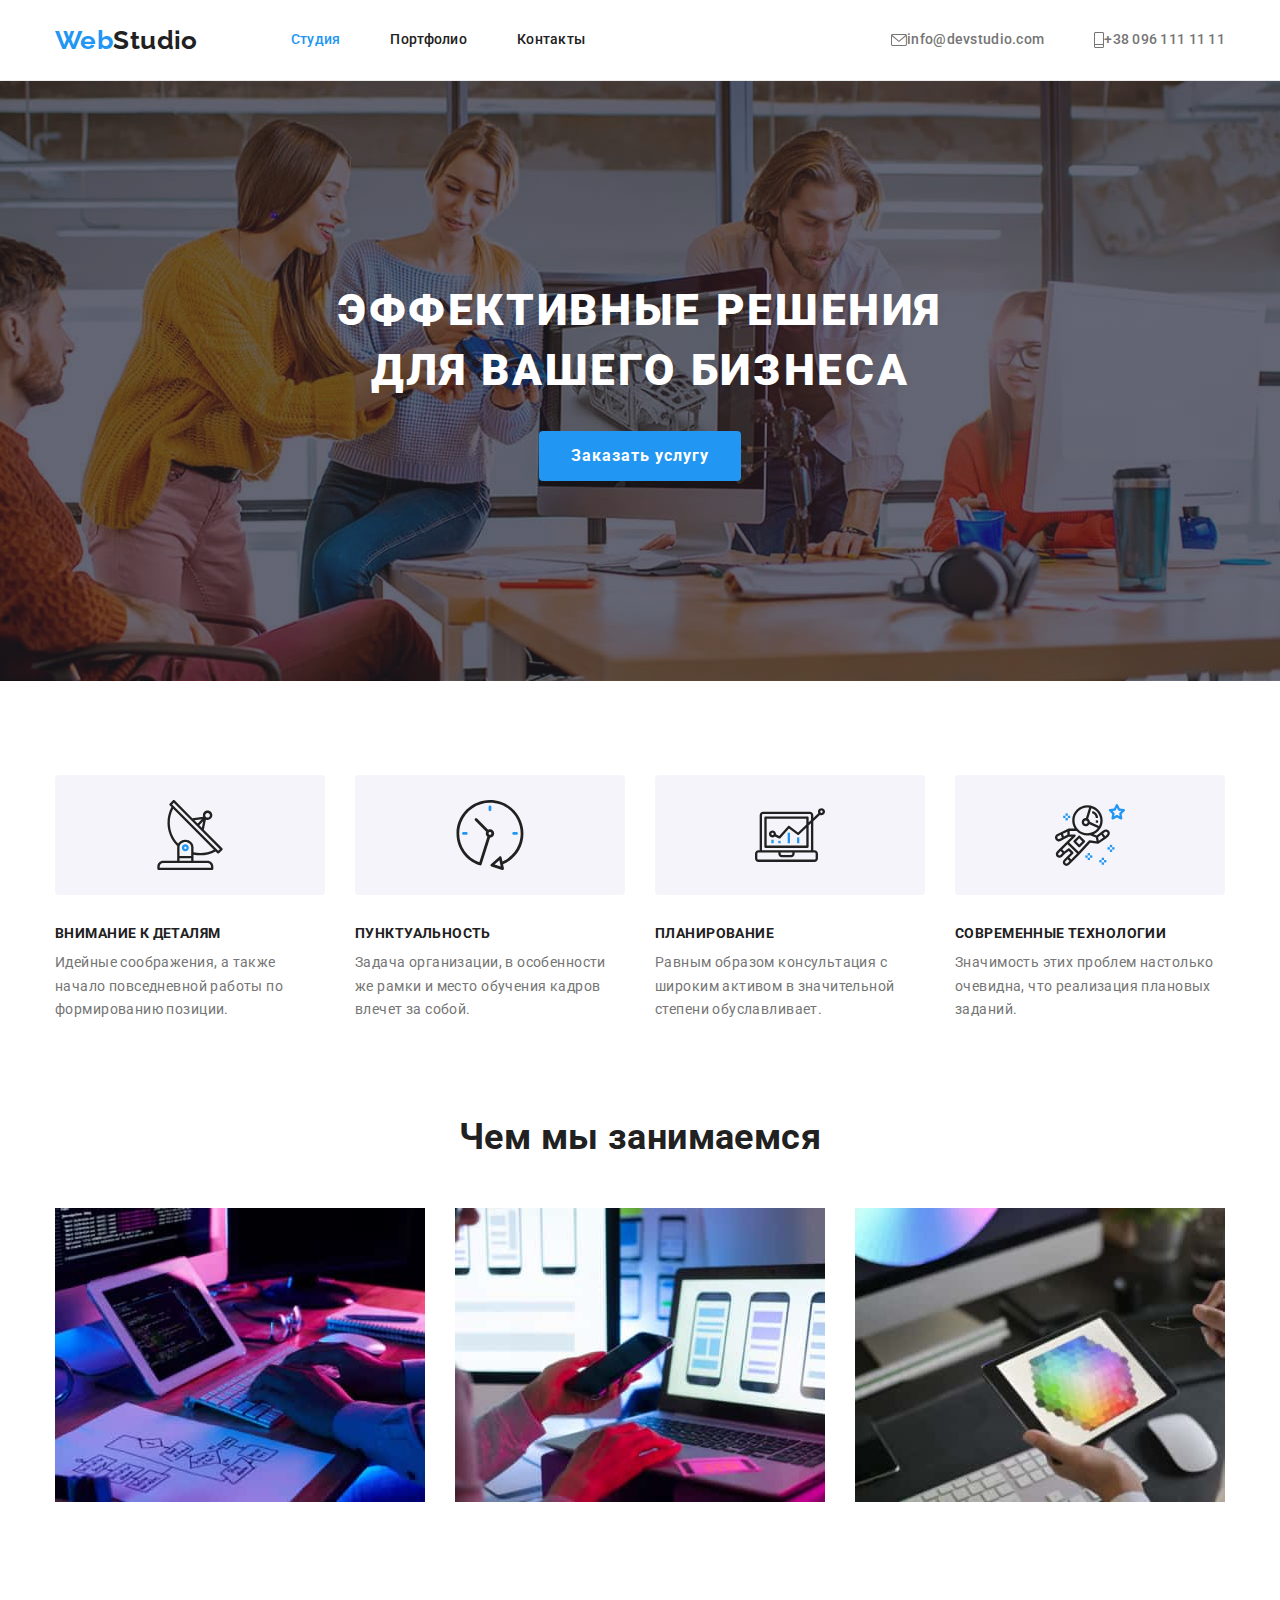
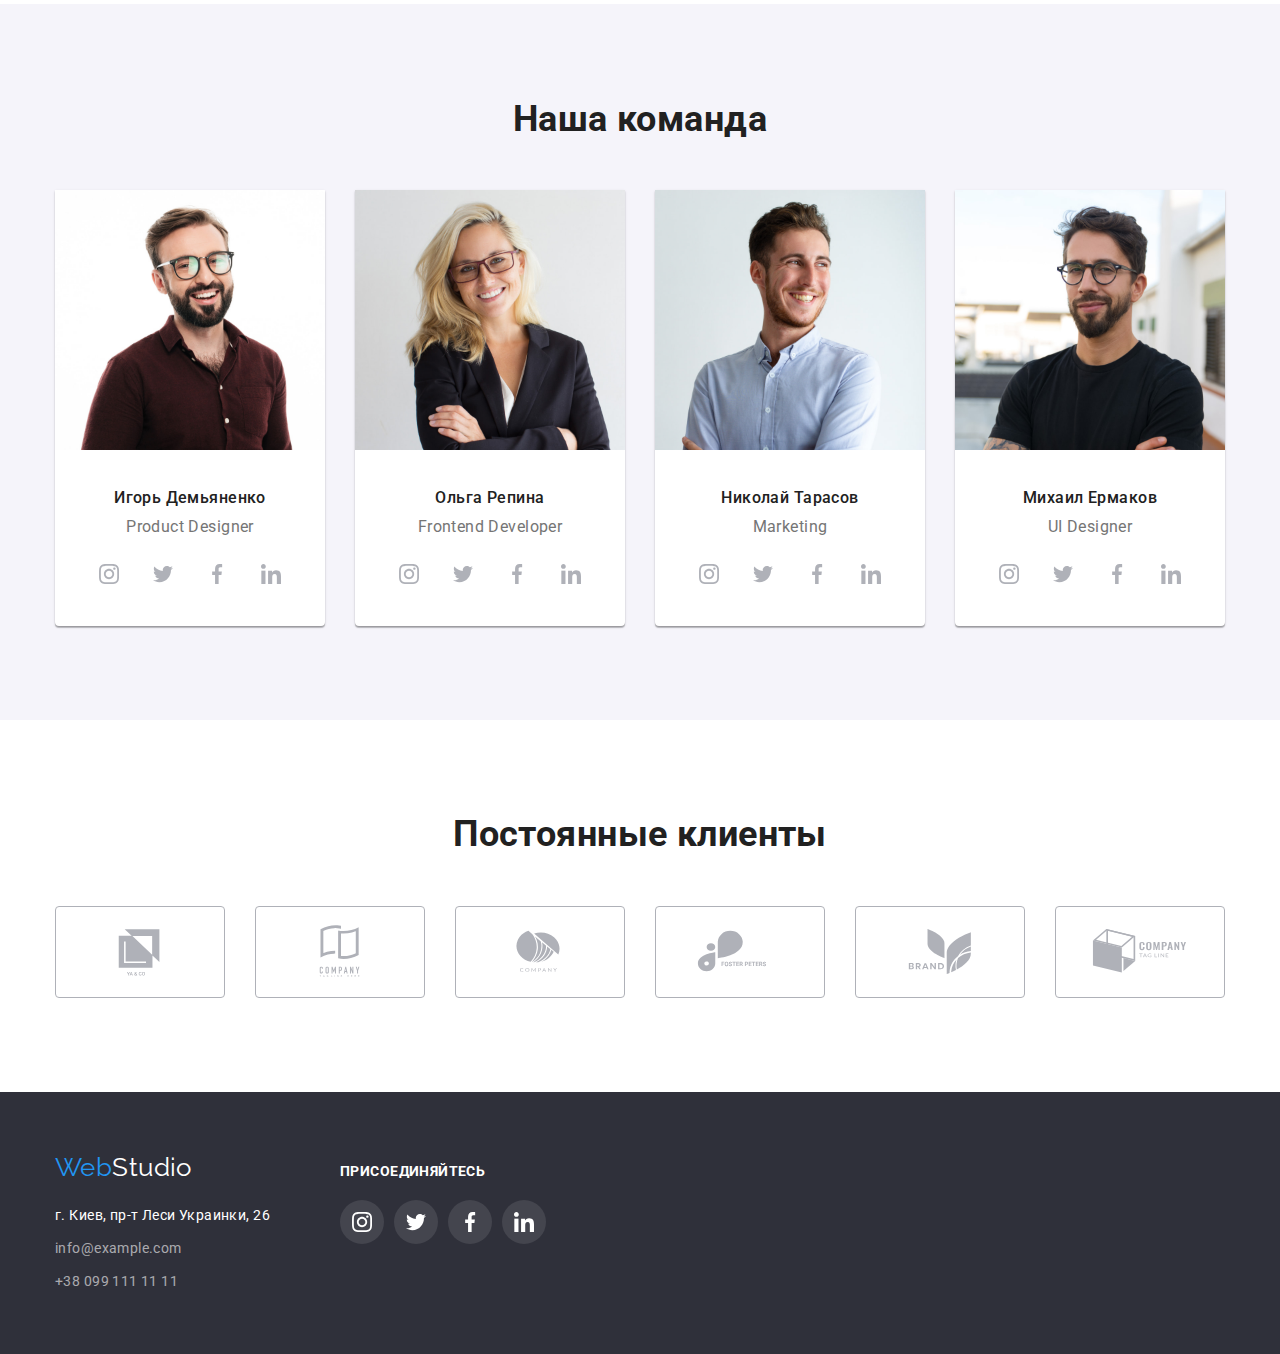
<file: index.html>
<!DOCTYPE html>
<html lang="en">
<head>
    <meta charset="UTF-8">
    <meta http-equiv="X-UA-Compatible" content="IE=edge">
    <meta name="viewport" content="width=device-width, initial-scale=1.0">
    <title>Document</title>
    <link 
        href="https://fonts.googleapis.com/css2?family=Raleway:wght@700&family=Roboto:wght@400;500;700;900&display=swap"
        rel="stylesheet"
    />
    <link rel="stylesheet" href="https://cdnjs.cloudflare.com/ajax/libs/modern-normalize/1.1.0/modern-normalize.min.css">
    <link rel="stylesheet" href="./css/styles.css">
</head>
<body>
    <header class="border-header">
        <div class="conteiner cont-header">
            <nav class="nav">
                <a href="./index.html" class="logo">Web<span>Studio</span></a>
            <ul class="nav-header">
                <li class="nav-header-item">
                    <a href="./index.html" class="link active-page">Студия</a></li>
                <li class="nav-header-item">
                    <a href="./portfolio.html" class="link">Портфолио</a></li>
                <li class="nav-header-item">
                    <a href="#" class="link">Контакты</a></li>
            </ul>
            </nav>
            <ul class="head-contacts"> 
                <li class="contacts-item">
                    <a href="mailto:info@devstudio.com" class="contacts">
                        <svg class="contact-icon" width="16px" height="12px">
                            <use href="./images/icons.svg#icon-envelope"></use>
                        </svg>
                        <p>info@devstudio.com</p>
                    </a></li>
                <li class="contacts-item">
                    <a href="tel:+380961111111" class="contacts">
                        <svg class="contact-icon" width="10px" height="16px">
                            <use href="./images/icons.svg#icon-smartphone"></use>
                        </svg>
                        <p>+38 096 111 11 11</p>
                        </a></li>
            </ul>
        </div>
    </header>

    <main>
    <section class="main-section">
        <div class="main-section-conteiner">
        <h1 class="main-section-title">Эффективные решения для вашего бизнеса</h1>
        <button type="button" class="main-button">Заказать услугу</button>
        </div>
    </section>
    
    <section class="section">
        <div class="conteiner">
        <h2 class="invisible-title">Наши преимущества</h2>
        <ul class="advantages">
            <li class="advantages-item">
                <div class="advantages-bgc">
                <svg class="contact-icon" width="70px" height="70px">
                    <use href="./images/icons.svg#icon-antenna"></use>
                </svg>
                </div>
                <h3 class="advantages-title">Внимание к деталям</h3>
                <p class="advantages-text">Идейные соображения, а также начало повседневной работы по формированию позиции.</p>
            </li>
            <li class="advantages-item">
                <div class="advantages-bgc">
                <svg class="contact-icon" width="70px" height="70px">
                    <use href="./images/icons.svg#icon-clock"></use>
                </svg>
                </div>
                <h3 class="advantages-title">Пунктуальность</h3>
                <p class="advantages-text">Задача организации, в особенности же рамки и место обучения кадров влечет за собой.</p>
            </li>
            <li class="advantages-item">
                <div class="advantages-bgc">
                <svg class="contact-icon" width="70px" height="70px">
                <use href="./images/icons.svg#icon-diagram"></use>
                </svg>
                </div>
                <h3 class="advantages-title">Планирование</h3>
                <p class="advantages-text">Равным образом консультация с широким активом в значительной степени обуславливает.</p>
            </li>
            <li class="advantages-item">
                <div class="advantages-bgc">
                <svg class="contact-icon" width="70px" height="70px">
                <use href="./images/icons.svg#icon-astronaut"></use>
                </svg>
                </div>
                <h3 class="advantages-title">Современные технологии</h3>
                <p class="advantages-text">Значимость этих проблем настолько очевидна, что реализация плановых заданий.</p>
            </li>
        </ul>
        </div>
    </section>

    <section class="section services-section">
        <div class="conteiner">
        <h2 class="services">Чем мы занимаемся</h2>
        <ul class="services-list">
            <li><img src="./images/layout.jpg" alt="верстка" width="370"></li>
            <li><img src="./images/apps.jpg" alt="приложения" width="370"></li>
            <li><img src="./images/design.jpg" alt="дизайн" width="370"></li>
        </ul>
        </div>
    </section>

    <section class="section staff-section">
        <div class="conteiner">
        <h2 class="staff-title">Наша команда</h2>
        <ul class="staff-list">
            <li class="staff-format">
                <img src="./images/igor.jpg" alt="дизайнер" width="270">
                <div class="staff-container">
                <h3 class="staff-name">Игорь Демьяненко</h3>
                <p class="staff-text">Product Designer</p>
                <ul class="staff-social">
                    <li><a href=""><svg class="social-icon">
                                <use href="./images/icons.svg#icon-instagram"></use>
                            </svg></a></li>
                    <li><a href=""><svg class="social-icon">
                                <use href="./images/icons.svg#icon-twitter"></use>
                            </svg></a></li>
                    <li><a href=""><svg class="social-icon">
                                <use href="./images/icons.svg#icon-facebook"></use>
                            </svg></a></li>
                    <li>
                        <a href=""><svg class="social-icon">
                                <use href="./images/icons.svg#icon-linkedin"></use>
                            </svg></a>
                    </li>
                </ul>
                </div>
            </li>
            <li class="staff-format">
                <img src="./images/olga.jpg" alt="разработчик" width="270">
                <div class="staff-container">
                <h3 class="staff-name">Ольга Репина</h3>
                <p class="staff-text">Frontend Developer</p>
                <ul class="staff-social">
                    <li><a href=""><svg class="social-icon">
                                <use href="./images/icons.svg#icon-instagram"></use>
                            </svg></a></li>
                    <li><a href=""><svg class="social-icon">
                                <use href="./images/icons.svg#icon-twitter"></use>
                            </svg></a></li>
                    <li><a href=""><svg class="social-icon">
                                <use href="./images/icons.svg#icon-facebook"></use>
                            </svg></a></li>
                    <li>
                        <a href=""><svg class="social-icon">
                                <use href="./images/icons.svg#icon-linkedin"></use>
                            </svg></a>
                    </li>
                </ul>
                </div>
            </li>
            <li class="staff-format">
                <img src="./images/niko.jpg" alt="маркетолог" width="270">
                <div class="staff-container">
                <h3 class="staff-name">Николай Тарасов</h3>
                <p class="staff-text">Marketing</p>
                <ul class="staff-social">
                    <li><a href=""><svg class="social-icon">
                                <use href="./images/icons.svg#icon-instagram"></use>
                            </svg></a></li>
                    <li><a href=""><svg class="social-icon">
                                <use href="./images/icons.svg#icon-twitter"></use>
                            </svg></a></li>
                    <li><a href=""><svg class="social-icon">
                                <use href="./images/icons.svg#icon-facebook"></use>
                            </svg></a></li>
                    <li>
                        <a href=""><svg class="social-icon">
                                <use href="./images/icons.svg#icon-linkedin"></use>
                            </svg></a>
                    </li>
                </ul>
                </div>
            </li>
            <li class="staff-format">
                <img src="./images/mike.jpg" alt="дизайнер" width="270">
                <div class="staff-container">
                <h3 class="staff-name">Михаил Ермаков</h3>
                <p class="staff-text">UI Designer</p>
                <ul class="staff-social">
                    <li><a href=""><svg class="social-icon">
                                <use href="./images/icons.svg#icon-instagram"></use>
                            </svg></a></li>
                    <li><a href=""><svg class="social-icon">
                                <use href="./images/icons.svg#icon-twitter"></use>
                            </svg></a></li>
                    <li><a href=""><svg class="social-icon">
                                <use href="./images/icons.svg#icon-facebook"></use>
                            </svg></a></li>
                    <li>
                        <a href=""><svg class="social-icon">
                                <use href="./images/icons.svg#icon-linkedin"></use>
                            </svg></a>
                    </li>
                </ul>
                </div>
            </li>
        </ul>
        </div>
    </section>
    <section class="section">
        <div class="conteiner">
            <h2 class="clients-header">Постоянные клиенты</h2>
            <ul class="clients-list">
                <li>
                    <a href="" class="clients-links">
                        <svg class="clients-icon">
                            <use href="./images/icons.svg#icon-yaco"></use>
                        </svg>
                    </a>
                </li>
                <li>
                    <a href="" class="clients-links">
                        <svg class="clients-icon">
                            <use href="./images/icons.svg#icon-tagline"></use>
                        </svg>
                    </a>
                </li>
                <li>
                    <a href="" class="clients-links">
                        <svg class="clients-icon">
                            <use href="./images/icons.svg#icon-company"></use>
                        </svg>
                    </a>
                </li>
                <li>
                    <a href="" class="clients-links">
                        <svg class="clients-icon">
                            <use href="./images/icons.svg#icon-foster"></use>
                        </svg>
                    </a>
                </li>
                <li>
                    <a href="" class="clients-links">
                        <svg class="clients-icon">
                            <use href="./images/icons.svg#icon-brand"></use>
                        </svg>
                    </a>
                </li>
                <li>
                    <a href="" class="clients-links">
                        <svg class="clients-icon">
                            <use href="./images/icons.svg#icon-tag"></use>
                        </svg>
                    </a>
                </li>
            </ul>
        </div>
    </section>
    </main>

    <footer class="footer">
        <div class="conteiner footer-format">
            <div>
            <a class="logo-footer" href="./index.html">Web<span>Studio</span></a>
            <address>
            <p class="address-footer">г. Киев, пр-т Леси Украинки, 26</p>
            <a class="contacts-footer" href="mailto:info@example.com">info@example.com</a>
            <!-- <br /> -->
            <a class="contacts-footer" href="tel:+380991111111">+38 099 111 11 11</a>
        </address>
            </div>
            <div class="footer-social">
            <p>присоединяйтесь</p>
            <ul class="footer-icons">
            <li>
            <a href=""><svg class="social-icon">
            <use href="./images/icons.svg#icon-instagram"></use>
            </svg></a>
            </li>
            <li>
            <a href=""><svg class="social-icon">
            <use href="./images/icons.svg#icon-twitter"></use>
            </svg></a>
            </li>
            <li>
            <a href=""><svg class="social-icon">
            <use href="./images/icons.svg#icon-facebook"></use>
            </svg></a>
            </li>
            <li>
            <a href=""><svg class="social-icon">
            <use href="./images/icons.svg#icon-linkedin"></use>
            </svg></a>
            </li>
            </ul>
            </div>
        </div>
    </footer>
    </body>
</html>
</file>
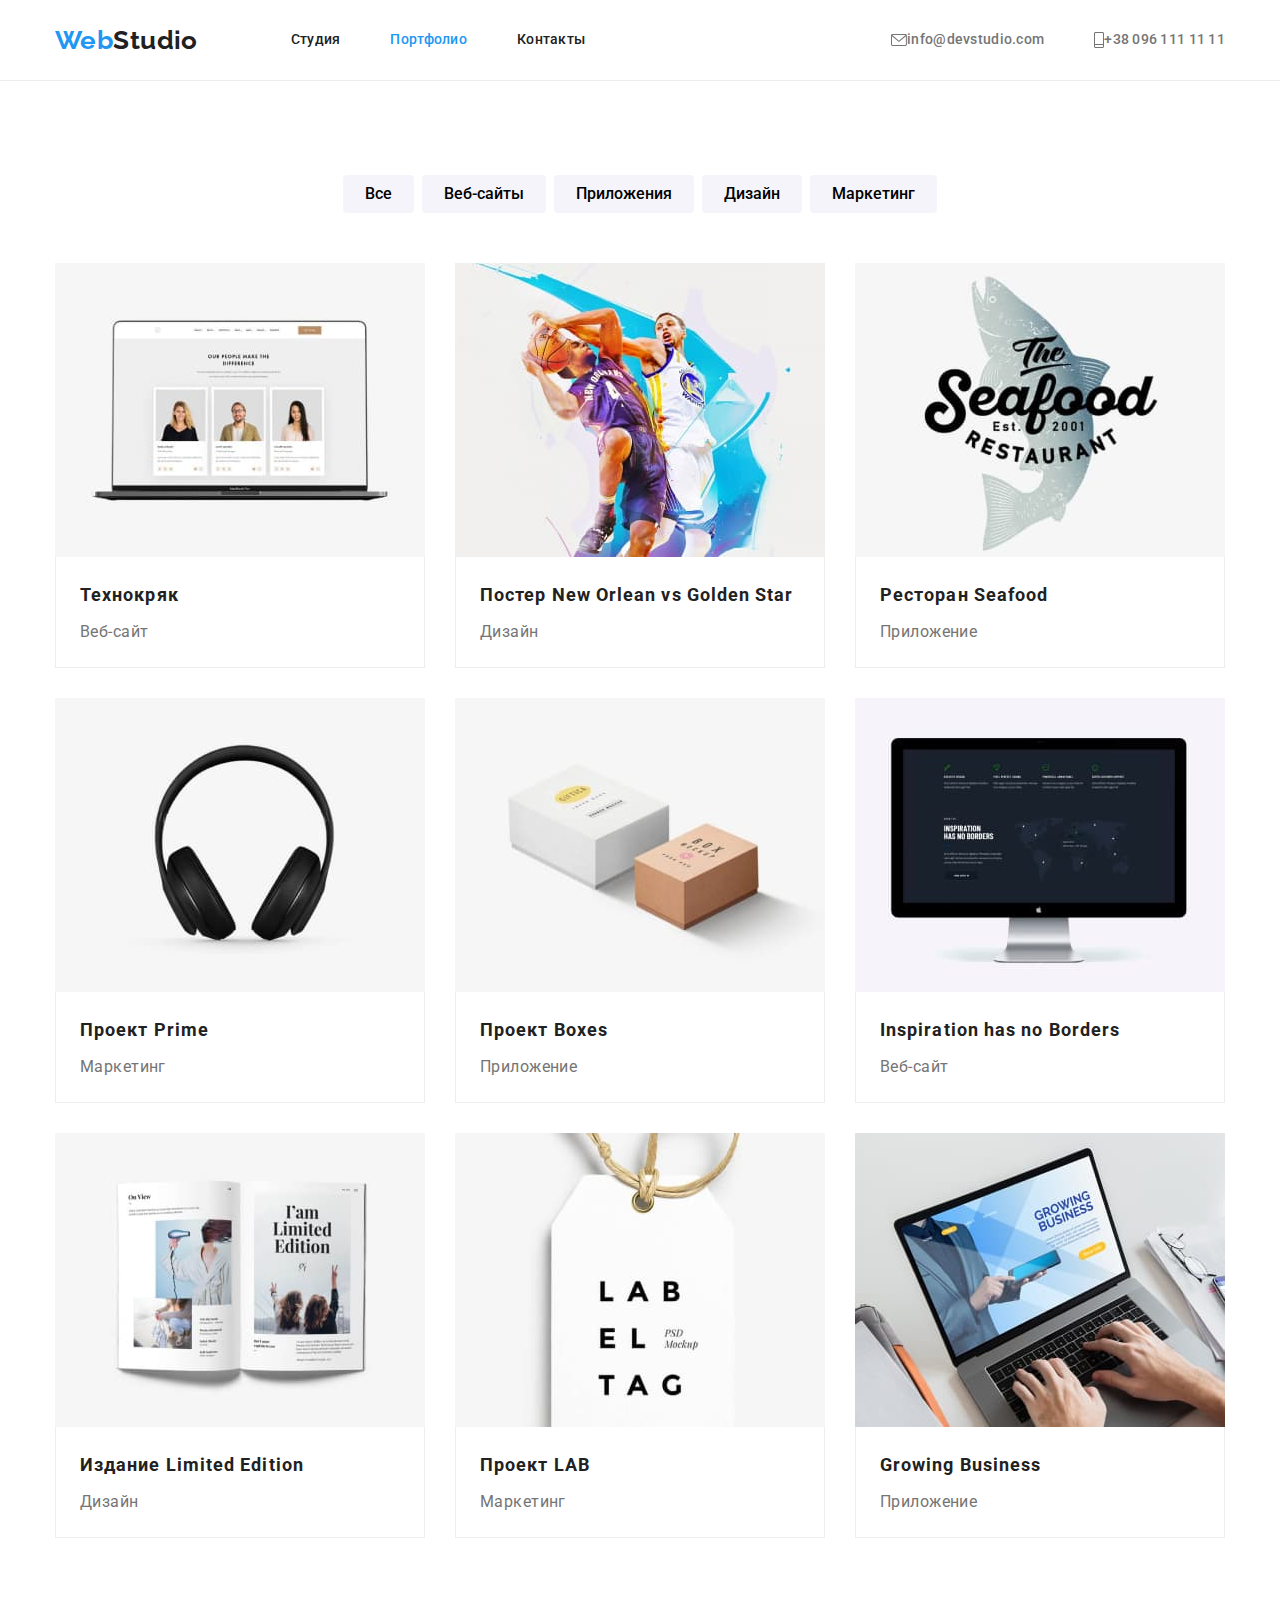
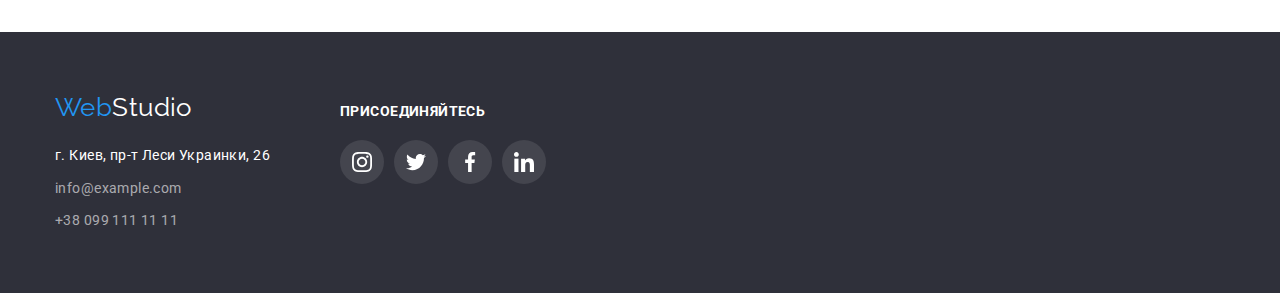
<file: portfolio.html>
<!DOCTYPE html>
<html lang="en">
<head>
    <meta charset="UTF-8">
    <meta http-equiv="X-UA-Compatible" content="IE=edge">
    <meta name="viewport" content="width=device-width, initial-scale=1.0">
    <title>Document</title>
    <link href="https://fonts.googleapis.com/css2?family=Raleway:wght@700&family=Roboto:wght@400;500;700;900&display=swap"
        rel="stylesheet">
    <link rel="stylesheet" href="https://cdnjs.cloudflare.com/ajax/libs/modern-normalize/1.1.0/modern-normalize.min.css">
    <link rel="stylesheet" href="./css/styles.css">
</head>
<body>
    <header class="border-header">
        <div class="conteiner cont-header">
            <nav class="nav">
                <a href="./index.html" class="logo">Web<span>Studio</span></a>
                <ul class="nav-header">
                    <li class="nav-header-item">
                        <a href="./index.html" class="link">Студия</a>
                    </li>
                    <li class="nav-header-item">
                        <a href="./portfolio.html" class="link active-page">Портфолио</a>
                    </li>
                    <li class="nav-header-item">
                        <a href="#" class="link">Контакты</a>
                    </li>
                </ul>
            </nav>
            <ul class="head-contacts">
                <li class="contacts-item">
                    <a href="mailto:info@devstudio.com" class="contacts">
                        <svg class="contact-icon" width="16px" height="12px">
                            <use href="./images/icons.svg#icon-envelope"></use>
                        </svg>
                        <p>info@devstudio.com</p>
                    </a>
                </li>
                <li class="contacts-item">
                    <a href="tel:+380961111111" class="contacts">
                        <svg class="contact-icon" width="10px" height="16px">
                            <use href="./images/icons.svg#icon-smartphone"></use>
                        </svg>
                        <p>+38 096 111 11 11</p>
                    </a>
                </li>
            </ul>
        </div>
    </header>

    <main>
        <h1 class="invisible-title">Наши работы</h1>
    
        <section class="section padding-section">
            <div class="conteiner">
            <h2 class="invisible-title">Фильтр</h2>
            <ul class="filter-list">
                <li class="item"><button type="button" class="filter-button">Все</button></li>
                <li class="item"><button type="button" class="filter-button">Веб-сайты</button></li>
                <li class="item"><button type="button" class="filter-button">Приложения</button></li>
                <li class="item"><button type="button" class="filter-button">Дизайн</button></li>
                <li class="item"><button type="button" class="filter-button">Маркетинг</button></li>
            </ul>
            </div>
         </section>

         <section class="section project-padding">
            <div class="conteiner">
            <ul class="project-list">
                <li class="project-list-item">
                    <a href="#"> <img src="images/tehnocrack.jpg" alt="Технокряк" width="370">
                    <div class="project-format">
                    <h3 class="project-title">Технокряк</h3>
                    <p class="project-text">Веб-сайт</p>
                    </div>
                    </a>
                </li>
                <li class="project-list-item">
                    <a href="#"> <img src="images/nba.jpg" alt="НБА" width="370">
                    <div class="project-format">
                    <h3 class="project-title">Постер New Orlean vs Golden Star</h3>
                    <p class="project-text"> Дизайн</p>
                    </div>
                    </a>
                </li>
                <li class="project-list-item">
                    <a href="#"> <img src="images/seafood.jpg" alt="ресторан" width="370">
                    <div class="project-format">
                    <h3 class="project-title">Ресторан Seafood</h3>
                    <p class="project-text">Приложение</p>
                    </div>
                    </a>
                </li>
                <li class="project-list-item">
                    <a href="#"> <img src="images/headphones.jpg" alt="наушники" width="370">
                    <div class="project-format">
                    <h3 class="project-title">Проект Prime</h3>
                    <p class="project-text">Маркетинг</p>
                    </div>
                    </a>
                </li>
                <li class="project-list-item">
                    <a href="#"> <img src="images/boxes.jpg" alt="Коробки" width="370">
                    <div class="project-format">
                    <h3 class="project-title">Проект Boxes</h3>
                    <p class="project-text">Приложение</p>
                    </div>
                    </a>
                </li>
                <li class="project-list-item">
                    <a href="#"> <img src="images/monitor.jpg" alt="Монитор" width="370">
                    <div class="project-format">
                    <h3 class="project-title">Inspiration has no Borders</h3>
                    <p class="project-text">Веб-сайт</p>
                    </div>
                    </a>
                </li>
                <li class="project-list-item">
                    <a href="#"> <img src="images/book.jpg" alt="Издание Limited Edition" width="370">
                    <div class="project-format">
                    <h3 class="project-title">Издание Limited Edition</h3>
                    <p class="project-text">Дизайн</p>
                    </div>
                    </a>
                </li>
                <li class="project-list-item">
                    <a href="#"> <img src="images/label.jpg" alt="Проект LAB" width="370">
                    <div class="project-format">
                    <h3 class="project-title">Проект LAB</h3>
                    <p class="project-text">Маркетинг</p>
                    </div>
                    </a>
                </li>
                <li class="project-list-item">
                    <a href="#"> <img src="images/business.jpg" alt="Growing Business" width="370">
                    <div class="project-format">
                    <h3 class="project-title">Growing Business</h3>
                    <p class="project-text">Приложение</p>
                    </div>
                    </a>
                </li>
            </ul>
            </div>
         </section>
    </main>
    
    <footer class="footer">
        <div class="conteiner footer-format">
            <div>
                <a class="logo-footer" href="./index.html">Web<span>Studio</span></a>
                <address>
                    <p class="address-footer">г. Киев, пр-т Леси Украинки, 26</p>
                    <a class="contacts-footer" href="mailto:info@example.com">info@example.com</a>
                    <!-- <br /> -->
                    <a class="contacts-footer" href="tel:+380991111111">+38 099 111 11 11</a>
                </address>
            </div>
            <div class="footer-social">
                <p>присоединяйтесь</p>
                <ul class="footer-icons">
                    <li>
                        <a href=""><svg class="social-icon">
                                <use href="./images/icons.svg#icon-instagram"></use>
                            </svg></a>
                    </li>
                    <li>
                        <a href=""><svg class="social-icon">
                                <use href="./images/icons.svg#icon-twitter"></use>
                            </svg></a>
                    </li>
                    <li>
                        <a href=""><svg class="social-icon">
                                <use href="./images/icons.svg#icon-facebook"></use>
                            </svg></a>
                    </li>
                    <li>
                        <a href=""><svg class="social-icon">
                                <use href="./images/icons.svg#icon-linkedin"></use>
                            </svg></a>
                    </li>
                </ul>
            </div>
        </div>
    </footer>
</body>
</html>
</file>
<file: css/styles.css>
:root {
--primary-text-color: #757575;
--secondary-text-color: #212121;
--accent-color: #2196F3;
--primary-white-color: #FFFFFF;
}
body {
    font-family: "Roboto", "arial",
    sans-serif;
    font-weight: 700;
    font-size: 14px;
    line-height: 1.71;
    letter-spacing: 0.03em;
    color: var(--primary-text-color);
}
h1,
h2,
h3,
p,
ul {
    margin: 0;
}
a {
    text-decoration: none;
}
ul {
    list-style: none;
    margin: 0;
    padding-left: 0;
}
.section {
    padding-bottom: 94px;
    padding-top: 94px;
}
.conteiner {
    width: 1200px;
    padding-left: 15px;
    padding-right: 15px;
    margin-left: auto;
    margin-right: auto;
}
.cont-header {
    display: flex;
    align-items: center;
}
.border-header {
    border-bottom: 1px solid #ECECEC;
}
.logo{
    color: var(--accent-color);
    font-family: "Raleway", sans-serif;
    font-size: 26px;
    line-height: 1.19;
    margin-right: 93px;
}
.logo span {
    color: var(--secondary-text-color);
}
.nav {
    display: flex;
    align-items: center;
}
.nav-header {
    display: flex
}
.nav-header-item:not(:last-child) {
    margin-right: 50px;
}
.link {
    display: block;
    padding-top: 32px;
    padding-bottom: 32px;
    color: var(--secondary-text-color);
    font-weight: 500;
    line-height: 1.14;
    letter-spacing: 0.02em;
}
.head-contacts {
    margin-left: auto;
    display: flex;
}
.head-contacts 
.contacts-item:not(:last-child) {
    margin-right: 50px;
}
.link:hover,
.link:focus {
    color: var(--accent-color);
}
.contact-icon {
    fill: var(--primary-text-color);
}

.active-page {
    color: var(--accent-color);
}
.contacts {
    display: flex;
    align-items: center;
    color: var(--primary-text-color);
    padding-top: 32px;
    padding-bottom: 32px;
}
.contacts p {
    line-height: 1.14;
    letter-spacing: 0.02em;
    font-weight: 500;
}
.contacts:hover,
.contacts:focus {
    color: var(--accent-color);
}
.contacts:hover .contact-icon,
.contacts:focus .contact-icon {
    fill: var(--accent-color);
}
.main-section {
    display: flex;
    flex-direction: column;
    padding-top: 200px;
    padding-bottom: 200px;
    text-align: center;
    align-items: center;
    background-image: linear-gradient(to right, rgba(47, 48, 58, 0.4), rgba(47, 48, 58, 0.4)), url(../images/background.jpg);
    background-size: 1600px auto;
    background-repeat: no-repeat;
    background-position: center;
}
.main-section-conteiner{
    display: flex;
    flex-direction: column;
    text-align: center;
    align-items: center;
}
.main-section-title {
    color: var(--primary-white-color);
    font-weight: 900;
    font-size: 44px;
    line-height: 1.36;
    text-align: center;
    letter-spacing: 0.06em;
    text-transform: uppercase;
    width: 696px;
    margin-top: 0;
    margin-bottom: 30px;
}
.main-button {
    background-color: var(--accent-color);
    color: var(--primary-white-color);
    font-weight: 700;
    font-size: 16px;
    line-height: 1.87;
    display: inline-block;
    align-items: center;
    text-align: center;
    letter-spacing: 0.06em;
    cursor: pointer;
    border-radius: 4px;
    padding: 10px 32px;
    border: none;   
}
.main-button:hover,
.main-button:focus {
    background-color: #188CE8;
}
.advantages-title {
    color: var(--secondary-text-color);
    font-size: 14px;
    line-height: 16px;
    text-transform: uppercase;
    margin-bottom: 10px;
}
.advantages-item {
    max-width: 270px;
}
.invisible-title {
    display: none;
}
.advantages-text {
    font-weight: 400;
    line-height: 1.71;
}
.advantages {
    display: flex;
    flex-wrap: wrap;
    justify-content: space-between;
}
.advantages-bgc {
    display: flex;
    justify-content: center;
    align-items: center;
    background-color: #F5F4FA;
    border-radius: 4px;
    height: 120px;
    margin-bottom: 30px;
}
.services {
    font-weight: bold;
    font-size: 36px;
    line-height: 42px;
    text-align: center;
    color: var(--secondary-text-color);
}
.services-section {
    padding-top: 0;
}
.services-list {
    display: flex;
    flex-wrap: wrap;
    justify-content: space-between;
    margin-top: 50px;
}
.staff-section {
    background: #F5F4FA;
}
.staff-title {
font-weight: bold;
font-size: 36px;
line-height: 42px;
text-align: center;
color: var(--secondary-text-color);
margin-bottom: 50px;
}
.staff-list {
    display: flex;
    flex-wrap: wrap;
    justify-content: space-between;
}
.staff-name {
    font-weight: 500;
    font-size: 16px;
    line-height: 1.19;
    color: var(--secondary-text-color);
    text-align: center;
}
.staff-text {
    font-weight: 400;
    font-size: 16px;
    line-height: 1.19;
    text-align: center;
    margin-top: 10px;
    font-weight: 400;
    font-size: 16px;
}
.staff-format {
    width: 270px;
    box-shadow: 0px 1px 3px rgb(0 0 0 / 12%), 0px 1px 1px rgb(0 0 0 / 14%), 0px 2px 1px rgb(0 0 0 / 20%);
    border-radius: 0px 0px 4px 4px;
    background: var(--primary-white-color);
}
.staff-container {
    padding-top: 30px;
    padding-bottom: 30px;
    padding-left: 10px;
    padding-right: 10px;
    text-align: center;
}
.staff-social {
    display: flex;
    margin-top: 16px;
    margin-right: auto;
    margin-left: auto;
    justify-content: center;
}

.staff-social li {
    margin-right: 10px;
    width: 44px;
    height: 44px;
}

.staff-social li:last-child {
    margin-right: 0;
}

.staff-social a {
    width: 44px;
    height: 44px;
    border-radius: 50%;
    align-items: center;
    justify-content: center;

    display: inline-flex;
}
.staff-social a:hover {
    background-color: var(--accent-color);
}

.staff-social a:focus {
    background-color: var(--accent-color);
}

.staff-social a:hover .social-icon {
    fill: var(--primary-white-color);
}
.staff-social a:focus .social-icon {
    fill: var(--primary-white-color);
}
.staff-social:last-child {
    margin-right: 0;
}
.social-icon {
    fill: #afb1b8;
    width: 20px;
    height: 20px;}

.clients-header {
    font-size: 36px;
    line-height: 1.16;
    text-align: center;
    color: var(--secondary-text-color);
    margin-bottom: 50px;
}
.clients-list {
    display: flex;
    align-items: center;
    justify-content: space-between;
}
.clients-links {
    display: flex;
    border: 1px solid #afb1b8;
    border-radius: 4px;
    width: 100%;
    height: 100%;
    justify-content: center;
    align-items: center;
}

.clients-icon {
    width: 106px;
    height: 60px;
    fill: #AFB1B8;
    ;
}

.clients-links:hover .clients-icon,
.clients-links:focus .clients-icon {
    fill: var(--accent-color);
}

.clients-links:hover,
.clients-links:focus {
    border: 1px solid var(--accent-color);
}
.clients-list li {
    width: 170px;
    height: 92px;
    margin-right: 30px;
}
.clients-list li:last-child {
    margin-right: 0;
}
.footer {
    background-color: #2F303A;
    font-weight: normal;
    line-height: 1.71;
    font-style: normal;
    padding-top: 60px;
    padding-bottom: 60px;
}
.footer-format {
    display: flex;
    align-items: baseline;
}
.footer-social {
    margin-left: 70px;
}

.footer-icons {
    display: flex;
    margin-top: 20px;
}

.footer-social a {
    background-color: rgba(255, 255, 255, 0.1);
    width: 44px;
    height: 44px;
    display: flex;
    border-radius: 50%;
    justify-content: center;
    align-items: center;
}

.footer-social li {
    margin-right: 10px;
}

.footer-social li:last-child {
    margin-right: 0;
}

.footer-social .social-icon {
    fill: #ffffff;
}

.footer-social a:hover,
.footer-social a:focus {
    background-color: var(--accent-color);
}

.footer-social p {
    font-family: Roboto;
    font-style: normal;
    font-weight: bold;
    font-size: 14px;
    line-height: 1.14;
    letter-spacing: 0.03em;
    text-transform: uppercase;
    color: var(--primary-white-color);
}
.logo-footer {
    font-family: 'Raleway', sans-serif;
    font-size: 26px;
    line-height: 1.2;
    color: var(--accent-color);
    text-decoration: none;
    margin-bottom: 20px;
}
.logo-footer span {
    color: var(--primary-white-color);
}
.address-footer {
    color: var(--primary-white-color);
    font-style: normal;
}
.footer address {
    margin-top: 20px;
}
.contacts-footer{
    color: rgba(255, 255, 255, 0.6);
    font-style: normal;
    margin-top: 9px;
    display: block;
}
.contacts-footer:hover,
.contacts-footer:focus {
    color: var(--accent-color);
}
.filter-list {
    display: flex;
    justify-content: center;
}
.filter-list .item:not(:last-child) {
    margin-right: 8px;
}
.filter-button {
    display: inline-block;
    padding-top: 6px;
    padding-bottom: 6px;
    padding-right: 22px;
    padding-left: 22px;
    border-radius: 4px;
    border-style: none;
    font-family: 'Roboto';
    font-style: normal;
    font-weight: 500;
    font-size: 16px;
    line-height: 1.62;
    text-align: center;
    background-color: #F5F4FA;
}
.filter-button:hover,
.filter-button:focus {
    color: var(--primary-white-color);
    background-color: var(--accent-color);

}
.project-title {
    font-weight: 700;
    font-size: 18px;
    line-height: 2;
    letter-spacing: 0.06em;
    color: var(--secondary-text-color);
}
.project-text {
    font-size: 16px;
    line-height: 1.87;
    color: var(--primary-text-color);
    font-weight:400;
}
.project-list {
    display: flex;
    flex-wrap: wrap;
}
.project-list-item {
    box-sizing: border-box;
    width: 370px;
    margin-right: 30px;
    margin-bottom: 30px;
}
.project-list-item:nth-child(3n) {
    margin-right: 0;
}
.project-list-item:nth-last-child(-n + 3) {
    margin-bottom: 0;
}
.project-format {
    display: block;
    padding-left: 24px;
    padding-right: 24px;
    padding-top: 20px;
    padding-bottom: 20px;
    border-top: 0px;
    border-left: 1px solid #EEEEEE;
    border-right: 1px solid #EEEEEE;
    border-bottom: 1px solid #EEEEEE;
}
.project-format h3 {
    margin-bottom: 4px;
}
.project-list-item img {
    width: 100%;
    display: block;
}
.padding-section {
    padding-bottom: 0;
}
.project-padding {
    padding-top: 50px;
}
/* color main text #757575 */
/* second color text #212121 */
/* white #FFFFFF */
/* accent #2196F3 */
/* second background color #F5F4FA */
</file>
